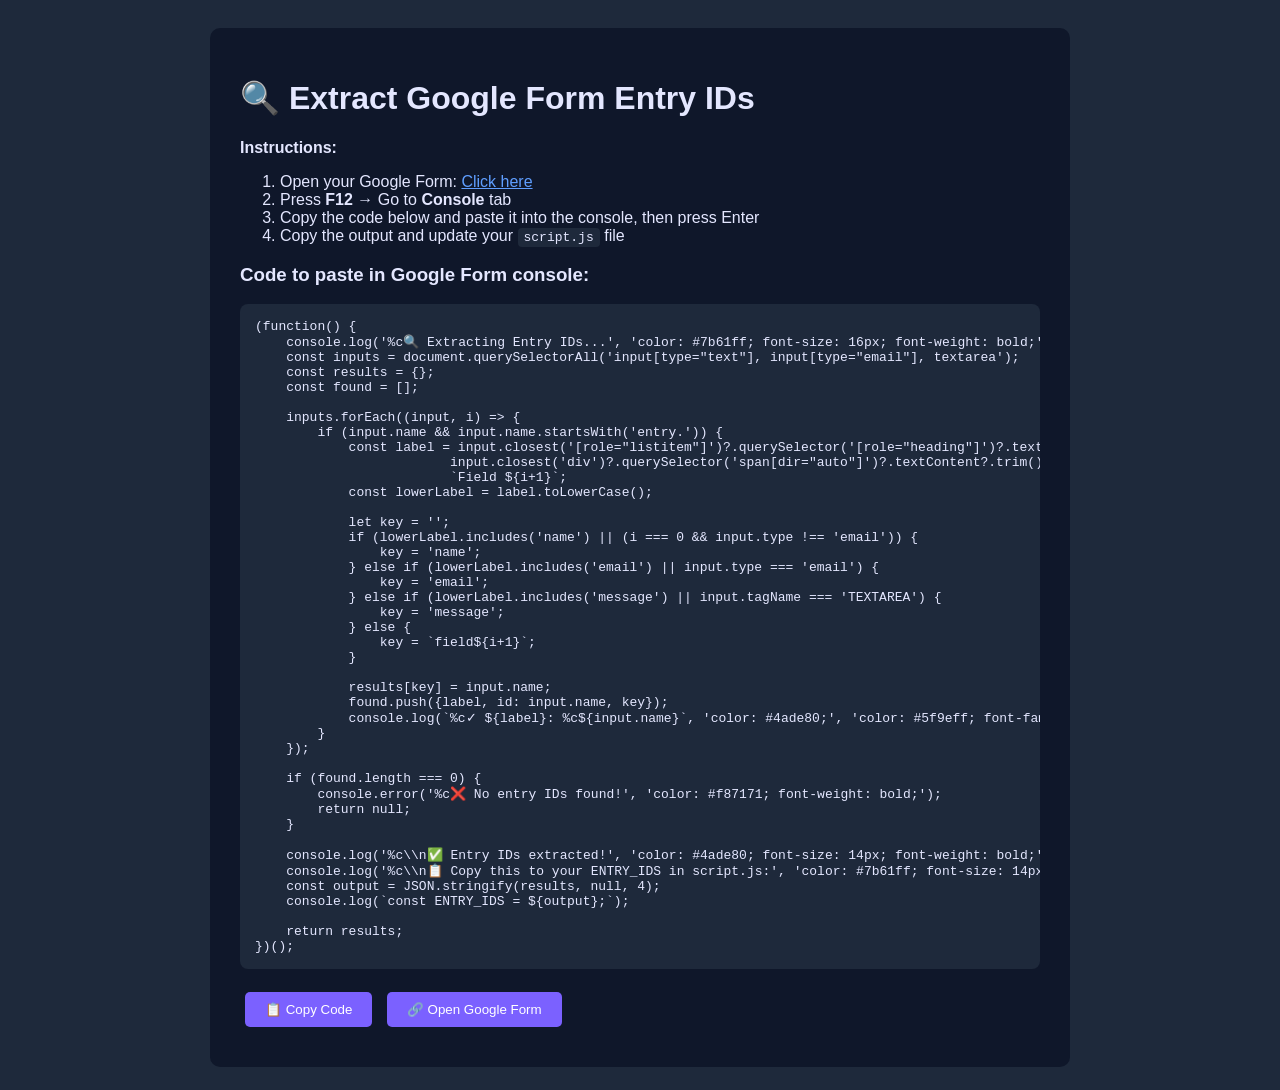
<file: get-entry-ids.html>
<!DOCTYPE html>
<html>
<head>
    <title>Extract Google Form Entry IDs</title>
    <style>
        body { font-family: Arial; padding: 20px; background: #1e293b; color: #e4e7ff; }
        .container { max-width: 800px; margin: 0 auto; background: #0f172a; padding: 30px; border-radius: 10px; }
        code { background: #1e293b; padding: 2px 6px; border-radius: 4px; }
        pre { background: #1e293b; padding: 15px; border-radius: 8px; overflow-x: auto; }
        button { background: #7b61ff; color: white; border: none; padding: 10px 20px; border-radius: 5px; cursor: pointer; margin: 10px 5px; }
        button:hover { opacity: 0.9; }
        .result { margin-top: 20px; padding: 15px; background: rgba(34, 197, 94, 0.1); border: 1px solid rgba(34, 197, 94, 0.3); border-radius: 8px; }
    </style>
</head>
<body>
    <div class="container">
        <h1>🔍 Extract Google Form Entry IDs</h1>
        <p><strong>Instructions:</strong></p>
        <ol>
            <li>Open your Google Form: <a href="https://docs.google.com/forms/d/e/1FAIpQLSdzHfTUQX8UYIW5-NhmTA7UiSJiJep47b7tO7wdCDBfztck9Q/viewform" target="_blank" style="color: #5f9eff;">Click here</a></li>
            <li>Press <strong>F12</strong> → Go to <strong>Console</strong> tab</li>
            <li>Copy the code below and paste it into the console, then press Enter</li>
            <li>Copy the output and update your <code>script.js</code> file</li>
        </ol>
        
        <h3>Code to paste in Google Form console:</h3>
        <pre id="code">(function() {
    console.log('%c🔍 Extracting Entry IDs...', 'color: #7b61ff; font-size: 16px; font-weight: bold;');
    const inputs = document.querySelectorAll('input[type="text"], input[type="email"], textarea');
    const results = {};
    const found = [];
    
    inputs.forEach((input, i) => {
        if (input.name && input.name.startsWith('entry.')) {
            const label = input.closest('[role="listitem"]')?.querySelector('[role="heading"]')?.textContent?.trim() || 
                         input.closest('div')?.querySelector('span[dir="auto"]')?.textContent?.trim() || 
                         `Field ${i+1}`;
            const lowerLabel = label.toLowerCase();
            
            let key = '';
            if (lowerLabel.includes('name') || (i === 0 && input.type !== 'email')) {
                key = 'name';
            } else if (lowerLabel.includes('email') || input.type === 'email') {
                key = 'email';
            } else if (lowerLabel.includes('message') || input.tagName === 'TEXTAREA') {
                key = 'message';
            } else {
                key = `field${i+1}`;
            }
            
            results[key] = input.name;
            found.push({label, id: input.name, key});
            console.log(`%c✓ ${label}: %c${input.name}`, 'color: #4ade80;', 'color: #5f9eff; font-family: monospace;');
        }
    });
    
    if (found.length === 0) {
        console.error('%c❌ No entry IDs found!', 'color: #f87171; font-weight: bold;');
        return null;
    }
    
    console.log('%c\\n✅ Entry IDs extracted!', 'color: #4ade80; font-size: 14px; font-weight: bold;');
    console.log('%c\\n📋 Copy this to your ENTRY_IDS in script.js:', 'color: #7b61ff; font-size: 14px; font-weight: bold;');
    const output = JSON.stringify(results, null, 4);
    console.log(`const ENTRY_IDS = ${output};`);
    
    return results;
})();</pre>
        
        <button onclick="copyCode()">📋 Copy Code</button>
        <button onclick="window.open('https://docs.google.com/forms/d/e/1FAIpQLSdzHfTUQX8UYIW5-NhmTA7UiSJiJep47b7tO7wdCDBfztck9Q/viewform', '_blank')">🔗 Open Google Form</button>
    </div>
    
    <script>
        function copyCode() {
            const code = document.getElementById('code').textContent;
            navigator.clipboard.writeText(code).then(() => {
                alert('Code copied! Paste it in the Google Form console.');
            });
        }
    </script>
</body>
</html>
</file>
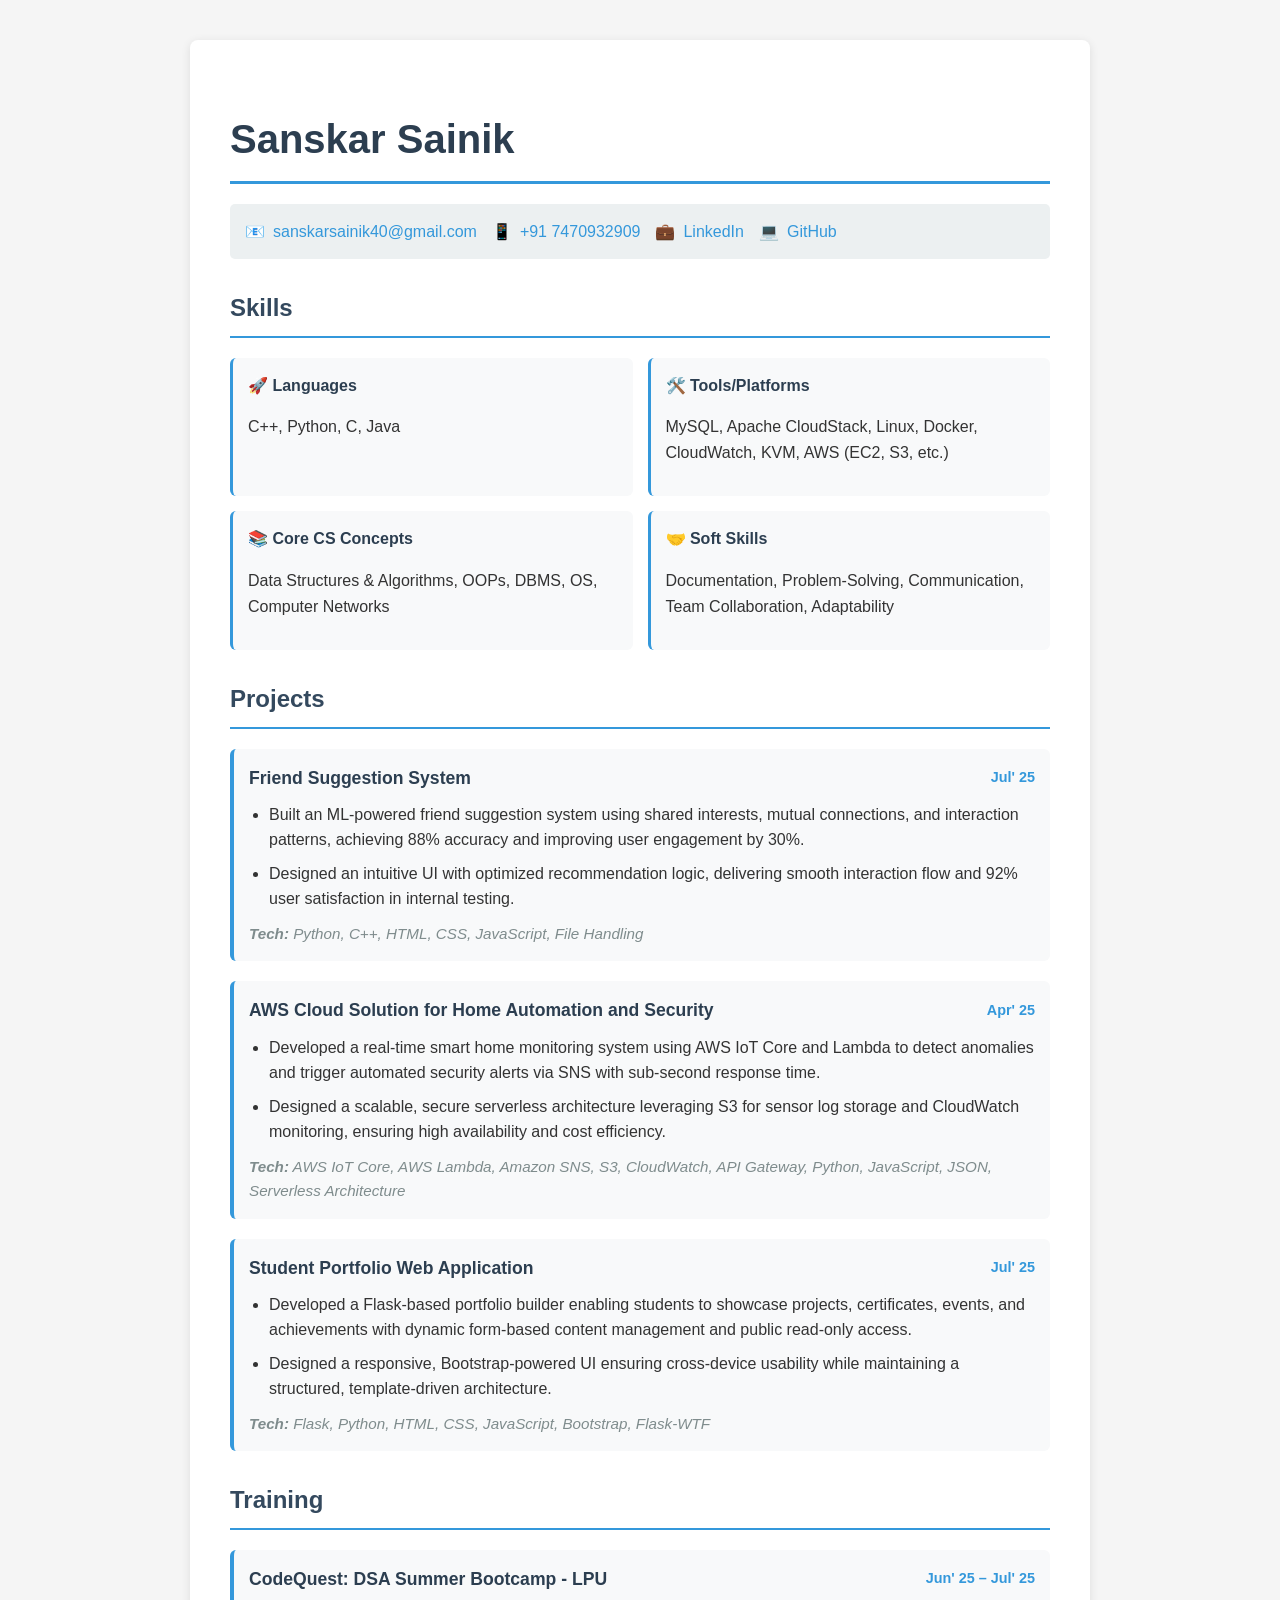
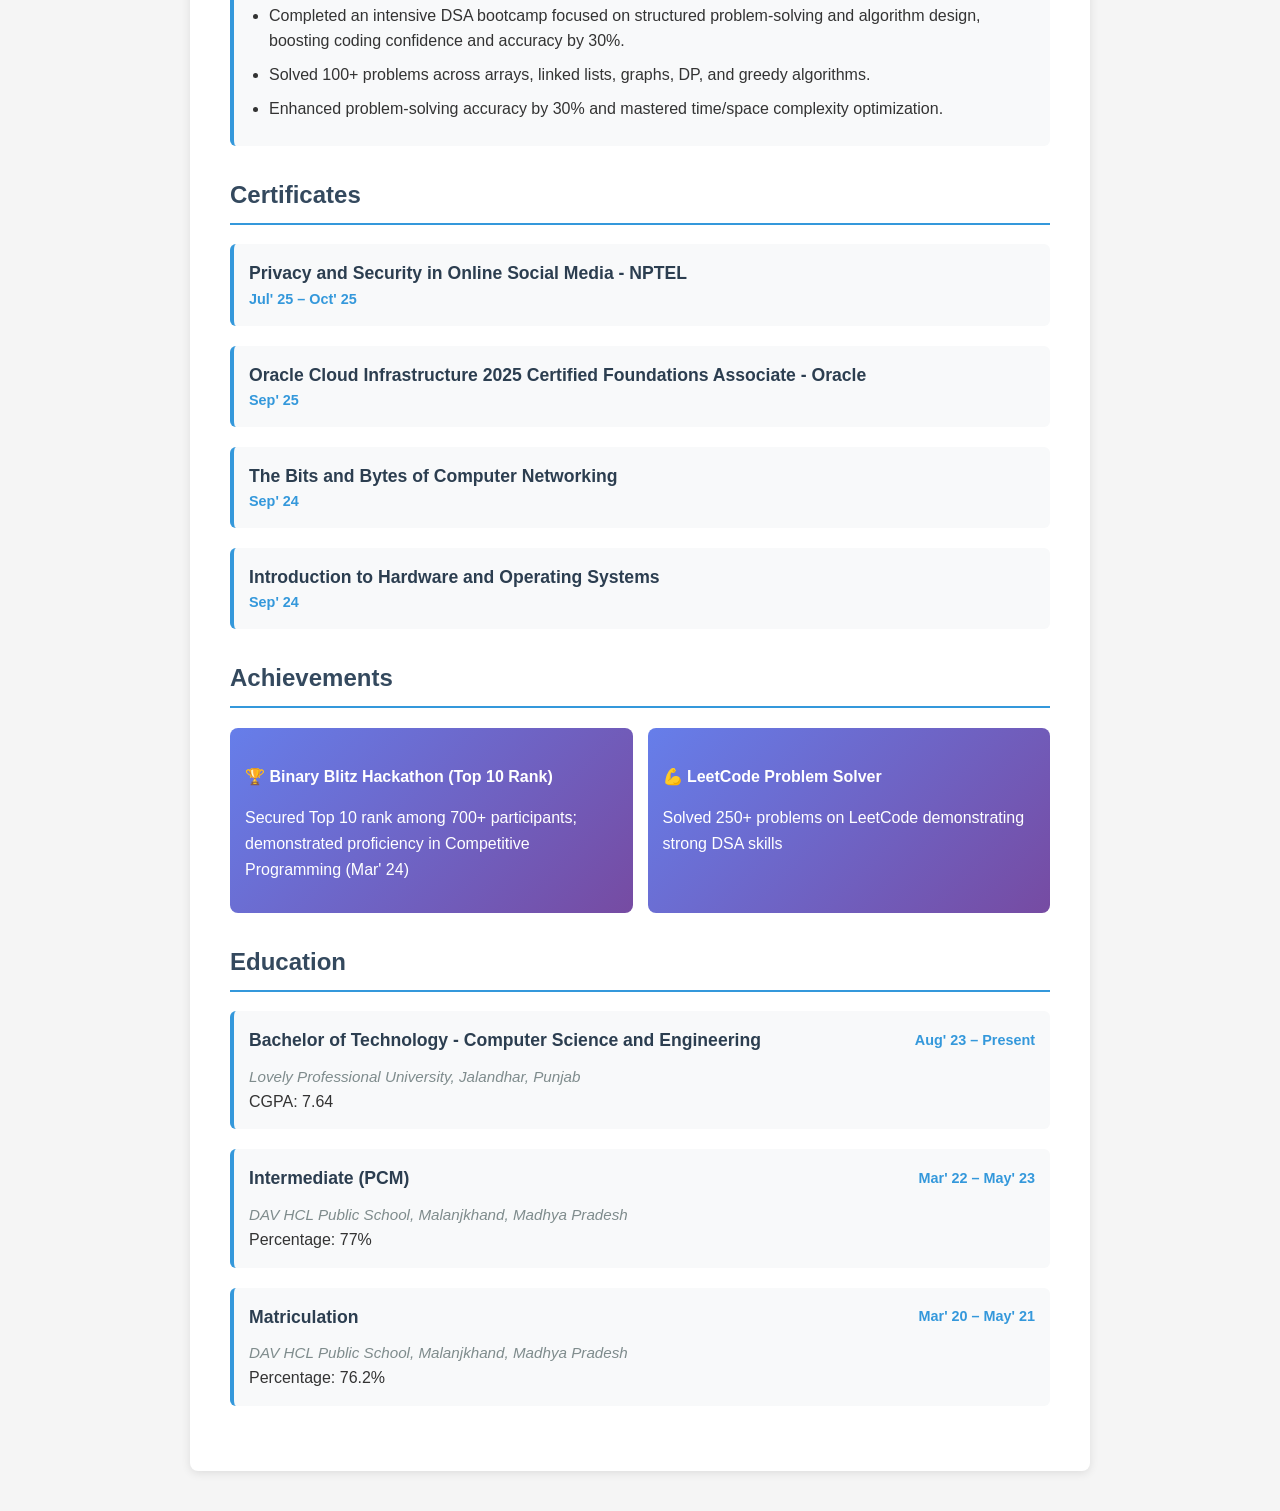
<file: resume.html>
<!DOCTYPE html>
<html lang="en">
<head>
    <meta charset="UTF-8">
    <meta name="viewport" content="width=device-width, initial-scale=1.0">
    <title>Sanskar Sainik - Resume</title>
    <style>
        body {
            font-family: 'Segoe UI', Tahoma, Geneva, Verdana, sans-serif;
            line-height: 1.6;
            color: #333;
            max-width: 900px;
            margin: 0 auto;
            padding: 40px 20px;
            background: #f5f5f5;
        }
        .container {
            background: white;
            padding: 40px;
            border-radius: 8px;
            box-shadow: 0 2px 10px rgba(0,0,0,0.1);
        }
        h1 {
            color: #2c3e50;
            border-bottom: 3px solid #3498db;
            padding-bottom: 10px;
            margin-bottom: 20px;
            font-size: 2.5rem;
        }
        h2 {
            color: #34495e;
            border-bottom: 2px solid #3498db;
            padding-bottom: 8px;
            margin-top: 30px;
            font-size: 1.5rem;
        }
        .contact-info {
            background: #ecf0f1;
            padding: 15px;
            border-radius: 5px;
            margin-bottom: 20px;
            display: flex;
            flex-wrap: wrap;
            gap: 15px;
        }
        .contact-item {
            display: flex;
            align-items: center;
            gap: 8px;
        }
        .contact-item a {
            color: #3498db;
            text-decoration: none;
        }
        .contact-item a:hover {
            text-decoration: underline;
        }
        .section {
            margin-bottom: 25px;
        }
        .item {
            margin-bottom: 20px;
            padding: 15px;
            background: #f8f9fa;
            border-radius: 6px;
            border-left: 4px solid #3498db;
        }
        .item-header {
            display: flex;
            justify-content: space-between;
            align-items: center;
            margin-bottom: 10px;
            flex-wrap: wrap;
            gap: 10px;
        }
        .item-title {
            font-weight: bold;
            color: #2c3e50;
            font-size: 1.1rem;
        }
        .item-subtitle {
            color: #7f8c8d;
            font-style: italic;
            font-size: 0.95rem;
        }
        .item-date {
            color: #3498db;
            font-weight: 600;
            font-size: 0.9rem;
        }
        .item ul {
            margin: 10px 0;
            padding-left: 20px;
        }
        .item li {
            margin-bottom: 8px;
        }
        .skills-grid {
            display: grid;
            grid-template-columns: repeat(auto-fit, minmax(300px, 1fr));
            gap: 15px;
            margin-top: 15px;
        }
        .skill-category {
            background: #f8f9fa;
            padding: 15px;
            border-radius: 6px;
            border-left: 3px solid #3498db;
        }
        .skill-category strong {
            color: #2c3e50;
            display: block;
            margin-bottom: 8px;
        }
        .achievements-list {
            display: grid;
            grid-template-columns: repeat(auto-fit, minmax(280px, 1fr));
            gap: 15px;
        }
        .achievement-item {
            background: linear-gradient(135deg, #667eea 0%, #764ba2 100%);
            color: white;
            padding: 15px;
            border-radius: 8px;
        }
        .achievement-item h4 {
            margin-bottom: 8px;
            color: #fff;
        }
        .note {
            background: #fff3cd;
            border-left: 4px solid #ffc107;
            padding: 15px;
            margin-top: 30px;
            border-radius: 4px;
        }
        @media print {
            body {
                background: white;
                padding: 0;
            }
            .container {
                box-shadow: none;
                padding: 20px;
            }
            .item {
                page-break-inside: avoid;
            }
        }
        @media (max-width: 600px) {
            h1 {
                font-size: 2rem;
            }
            h2 {
                font-size: 1.3rem;
            }
            .contact-info {
                flex-direction: column;
                gap: 10px;
            }
            .skills-grid {
                grid-template-columns: 1fr;
            }
            .item-header {
                flex-direction: column;
                align-items: flex-start;
            }
        }
    </style>
</head>
<body>
    <div class="container">
        <h1>Sanskar Sainik</h1>
        
        <div class="contact-info">
            <div class="contact-item">
                <span>📧</span>
                <a href="mailto:sanskarsainik40@gmail.com">sanskarsainik40@gmail.com</a>
            </div>
            <div class="contact-item">
                <span>📱</span>
                <a href="tel:+917470932909">+91 7470932909</a>
            </div>
            <div class="contact-item">
                <span>💼</span>
                <a href="https://www.linkedin.com/in/sanskarsainik04/" target="_blank">LinkedIn</a>
            </div>
            <div class="contact-item">
                <span>💻</span>
                <a href="https://github.com/sanskarsainik04/" target="_blank">GitHub</a>
            </div>
        </div>

        <div class="section">
            <h2>Skills</h2>
            <div class="skills-grid">
                <div class="skill-category">
                    <strong>🚀 Languages</strong>
                    <p>C++, Python, C, Java</p>
                </div>
                <div class="skill-category">
                    <strong>🛠️ Tools/Platforms</strong>
                    <p>MySQL, Apache CloudStack, Linux, Docker, CloudWatch, KVM, AWS (EC2, S3, etc.)</p>
                </div>
                <div class="skill-category">
                    <strong>📚 Core CS Concepts</strong>
                    <p>Data Structures & Algorithms, OOPs, DBMS, OS, Computer Networks</p>
                </div>
                <div class="skill-category">
                    <strong>🤝 Soft Skills</strong>
                    <p>Documentation, Problem-Solving, Communication, Team Collaboration, Adaptability</p>
                </div>
            </div>
        </div>

        <div class="section">
            <h2>Projects</h2>
            
            <div class="item">
                <div class="item-header">
                    <div class="item-title">Friend Suggestion System</div>
                    <div class="item-date">Jul' 25</div>
                </div>
                <ul>
                    <li>Built an ML-powered friend suggestion system using shared interests, mutual connections, and interaction patterns, achieving 88% accuracy and improving user engagement by 30%.</li>
                    <li>Designed an intuitive UI with optimized recommendation logic, delivering smooth interaction flow and 92% user satisfaction in internal testing.</li>
                </ul>
                <div class="item-subtitle"><strong>Tech:</strong> Python, C++, HTML, CSS, JavaScript, File Handling</div>
            </div>

            <div class="item">
                <div class="item-header">
                    <div class="item-title">AWS Cloud Solution for Home Automation and Security</div>
                    <div class="item-date">Apr' 25</div>
                </div>
                <ul>
                    <li>Developed a real-time smart home monitoring system using AWS IoT Core and Lambda to detect anomalies and trigger automated security alerts via SNS with sub-second response time.</li>
                    <li>Designed a scalable, secure serverless architecture leveraging S3 for sensor log storage and CloudWatch monitoring, ensuring high availability and cost efficiency.</li>
                </ul>
                <div class="item-subtitle"><strong>Tech:</strong> AWS IoT Core, AWS Lambda, Amazon SNS, S3, CloudWatch, API Gateway, Python, JavaScript, JSON, Serverless Architecture</div>
            </div>

            <div class="item">
                <div class="item-header">
                    <div class="item-title">Student Portfolio Web Application</div>
                    <div class="item-date">Jul' 25</div>
                </div>
                <ul>
                    <li>Developed a Flask-based portfolio builder enabling students to showcase projects, certificates, events, and achievements with dynamic form-based content management and public read-only access.</li>
                    <li>Designed a responsive, Bootstrap-powered UI ensuring cross-device usability while maintaining a structured, template-driven architecture.</li>
                </ul>
                <div class="item-subtitle"><strong>Tech:</strong> Flask, Python, HTML, CSS, JavaScript, Bootstrap, Flask-WTF</div>
            </div>
        </div>

        <div class="section">
            <h2>Training</h2>
            <div class="item">
                <div class="item-header">
                    <div class="item-title">CodeQuest: DSA Summer Bootcamp - LPU</div>
                    <div class="item-date">Jun' 25 – Jul' 25</div>
                </div>
                <ul>
                    <li>Completed an intensive DSA bootcamp focused on structured problem-solving and algorithm design, boosting coding confidence and accuracy by 30%.</li>
                    <li>Solved 100+ problems across arrays, linked lists, graphs, DP, and greedy algorithms.</li>
                    <li>Enhanced problem-solving accuracy by 30% and mastered time/space complexity optimization.</li>
                </ul>
            </div>
        </div>

        <div class="section">
            <h2>Certificates</h2>
            <div class="item">
                <div class="item-title">Privacy and Security in Online Social Media - NPTEL</div>
                <div class="item-date">Jul' 25 – Oct' 25</div>
            </div>
            <div class="item">
                <div class="item-title">Oracle Cloud Infrastructure 2025 Certified Foundations Associate - Oracle</div>
                <div class="item-date">Sep' 25</div>
            </div>
            <div class="item">
                <div class="item-title">The Bits and Bytes of Computer Networking</div>
                <div class="item-date">Sep' 24</div>
            </div>
            <div class="item">
                <div class="item-title">Introduction to Hardware and Operating Systems</div>
                <div class="item-date">Sep' 24</div>
            </div>
        </div>

        <div class="section">
            <h2>Achievements</h2>
            <div class="achievements-list">
                <div class="achievement-item">
                    <h4>🏆 Binary Blitz Hackathon (Top 10 Rank)</h4>
                    <p>Secured Top 10 rank among 700+ participants; demonstrated proficiency in Competitive Programming (Mar' 24)</p>
                </div>
                <div class="achievement-item">
                    <h4>💪 LeetCode Problem Solver</h4>
                    <p>Solved 250+ problems on LeetCode demonstrating strong DSA skills</p>
                </div>
            </div>
        </div>

        <div class="section">
            <h2>Education</h2>
            <div class="item">
                <div class="item-header">
                    <div class="item-title">Bachelor of Technology - Computer Science and Engineering</div>
                    <div class="item-date">Aug' 23 – Present</div>
                </div>
                <div class="item-subtitle">Lovely Professional University, Jalandhar, Punjab</div>
                <div>CGPA: 7.64</div>
            </div>
            <div class="item">
                <div class="item-header">
                    <div class="item-title">Intermediate (PCM)</div>
                    <div class="item-date">Mar' 22 – May' 23</div>
                </div>
                <div class="item-subtitle">DAV HCL Public School, Malanjkhand, Madhya Pradesh</div>
                <div>Percentage: 77%</div>
            </div>
            <div class="item">
                <div class="item-header">
                    <div class="item-title">Matriculation</div>
                    <div class="item-date">Mar' 20 – May' 21</div>
                </div>
                <div class="item-subtitle">DAV HCL Public School, Malanjkhand, Madhya Pradesh</div>
                <div>Percentage: 76.2%</div>
            </div>
        </div>

        
    </div>
</body>
</html>
</file>
